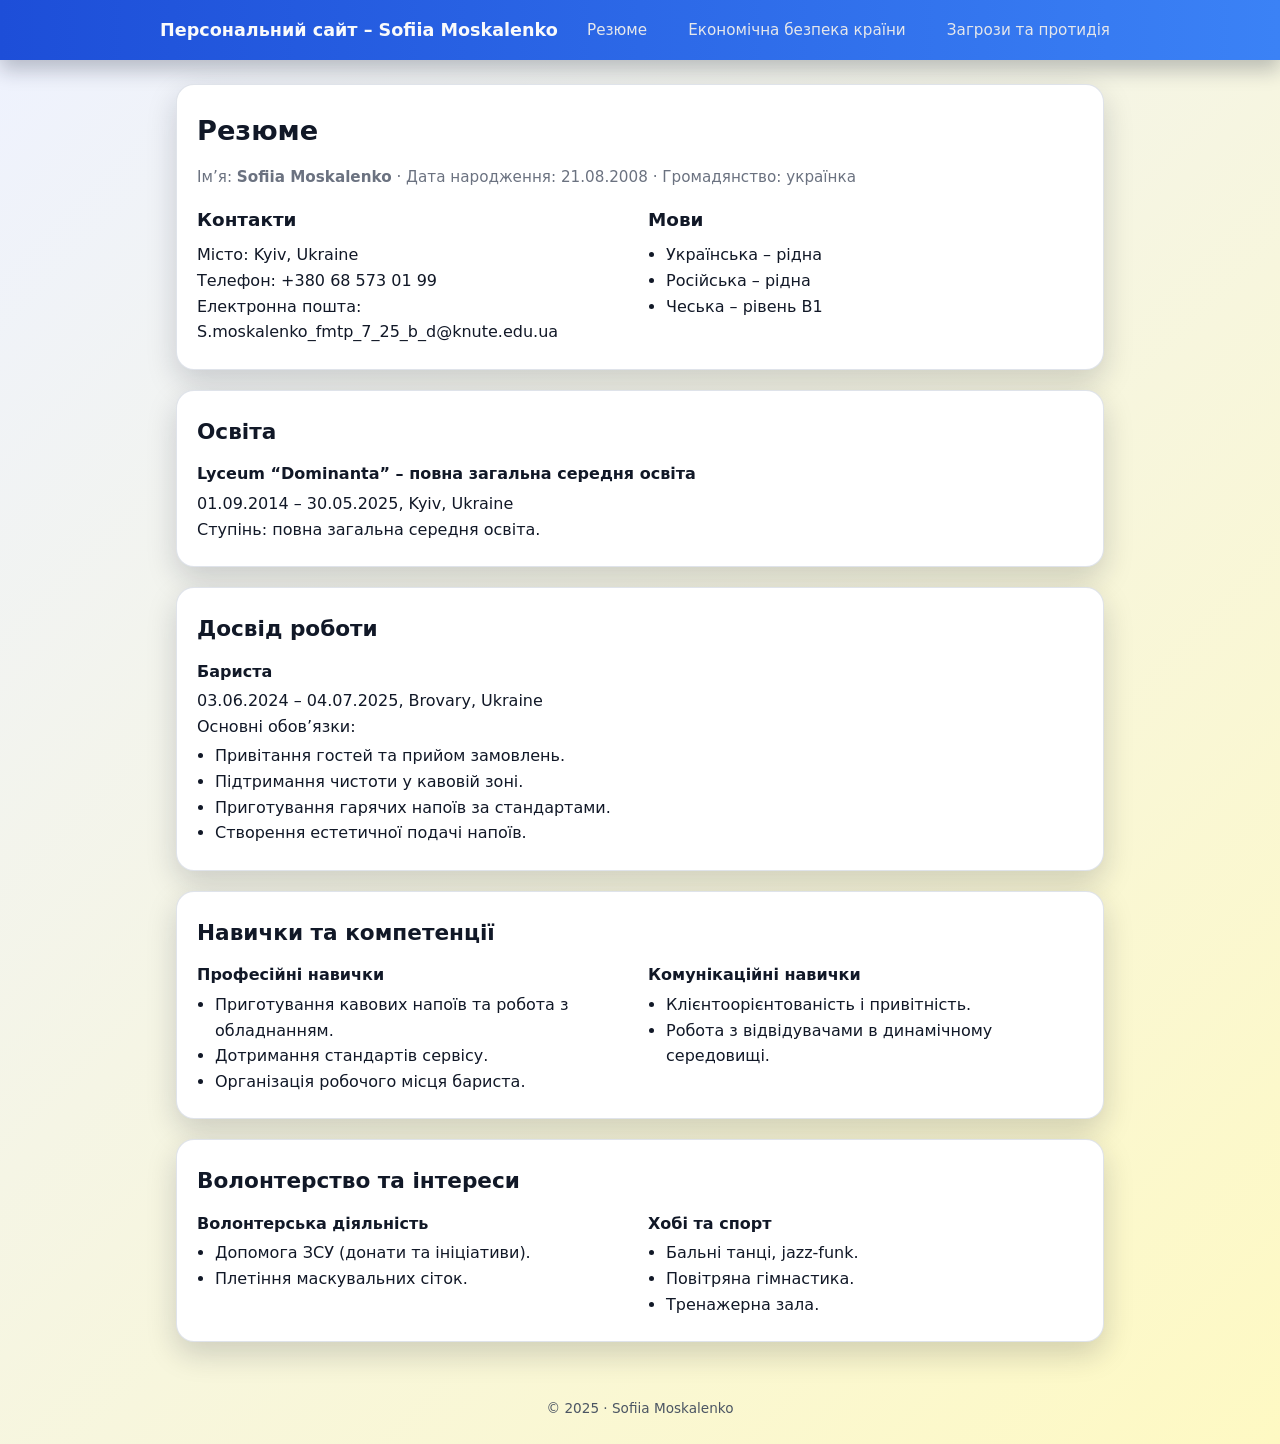
<file: index.html>
<!DOCTYPE html>
<html lang="uk">
<head>
  <meta charset="UTF-8">
  <title>Резюме – Sofiia Moskalenko</title>
  <link rel="stylesheet" href="styles.css">
</head>
<body>
<header>
  <div class="navbar">
    <div class="navbar-title">Персональний сайт – Sofiia Moskalenko</div>
    <nav class="navbar-links">
      <a href="index.html">Резюме</a>
      <a href="economy.html">Економічна безпека країни</a>
      <a href="threats.html">Загрози та протидія</a>
    </nav>
  </div>
</header>

<main>
  <section class="card">
    <h1>Резюме</h1>
    <p class="subtitle">
      Ім’я: <span class="highlight">Sofiia Moskalenko</span> · Дата народження: 21.08.2008 · Громадянство: українка
    </p>

    <div class="info-grid">
      <div>
        <div class="section-title">Контакти</div>
        <p>
          Місто: Kyiv, Ukraine<br>
          Телефон: +380 68 573 01 99<br>
          Електронна пошта: S.moskalenko_fmtp_7_25_b_d@knute.edu.ua
        </p>
      </div>

      <div>
        <div class="section-title">Мови</div>
        <ul>
          <li>Українська – рідна</li>
          <li>Російська – рідна</li>
          <li>Чеська – рівень B1</li>
        </ul>
      </div>
    </div>
  </section>

  <section class="card">
    <h2>Освіта</h2>
    <div class="info-grid">
      <div>
        <div class="info-item-title">Lyceum “Dominanta” – повна загальна середня освіта</div>
        <p>
          01.09.2014 – 30.05.2025, Kyiv, Ukraine<br>
          Ступінь: повна загальна середня освіта.
        </p>
      </div>
    </div>
  </section>

  <section class="card">
    <h2>Досвід роботи</h2>
    <div class="info-grid">
      <div>
        <div class="info-item-title">Бариста</div>
        <p>
          03.06.2024 – 04.07.2025, Brovary, Ukraine<br>
          Основні обов’язки:
        </p>
        <ul>
          <li>Привітання гостей та прийом замовлень.</li>
          <li>Підтримання чистоти у кавовій зоні.</li>
          <li>Приготування гарячих напоїв за стандартами.</li>
          <li>Створення естетичної подачі напоїв.</li>
        </ul>
      </div>
    </div>
  </section>

  <section class="card">
    <h2>Навички та компетенції</h2>
    <div class="info-grid">
      <div>
        <div class="info-item-title">Професійні навички</div>
        <ul>
          <li>Приготування кавових напоїв та робота з обладнанням.</li>
          <li>Дотримання стандартів сервісу.</li>
          <li>Організація робочого місця бариста.</li>
        </ul>
      </div>
      <div>
        <div class="info-item-title">Комунікаційні навички</div>
        <ul>
          <li>Клієнтоорієнтованість і привітність.</li>
          <li>Робота з відвідувачами в динамічному середовищі.</li>
        </ul>
      </div>
    </div>
  </section>

  <section class="card">
    <h2>Волонтерство та інтереси</h2>
    <div class="info-grid">
      <div>
        <div class="info-item-title">Волонтерська діяльність</div>
        <ul>
          <li>Допомога ЗСУ (донати та ініціативи).</li>
          <li>Плетіння маскувальних сіток.</li>
        </ul>
      </div>
      <div>
        <div class="info-item-title">Хобі та спорт</div>
        <ul>
          <li>Бальні танці, jazz-funk.</li>
          <li>Повітряна гімнастика.</li>
          <li>Тренажерна зала.</li>
        </ul>
      </div>
    </div>
  </section>
</main>

<footer>
  © 2025 · Sofiia Moskalenko
</footer>
</body>
</html>
</file>
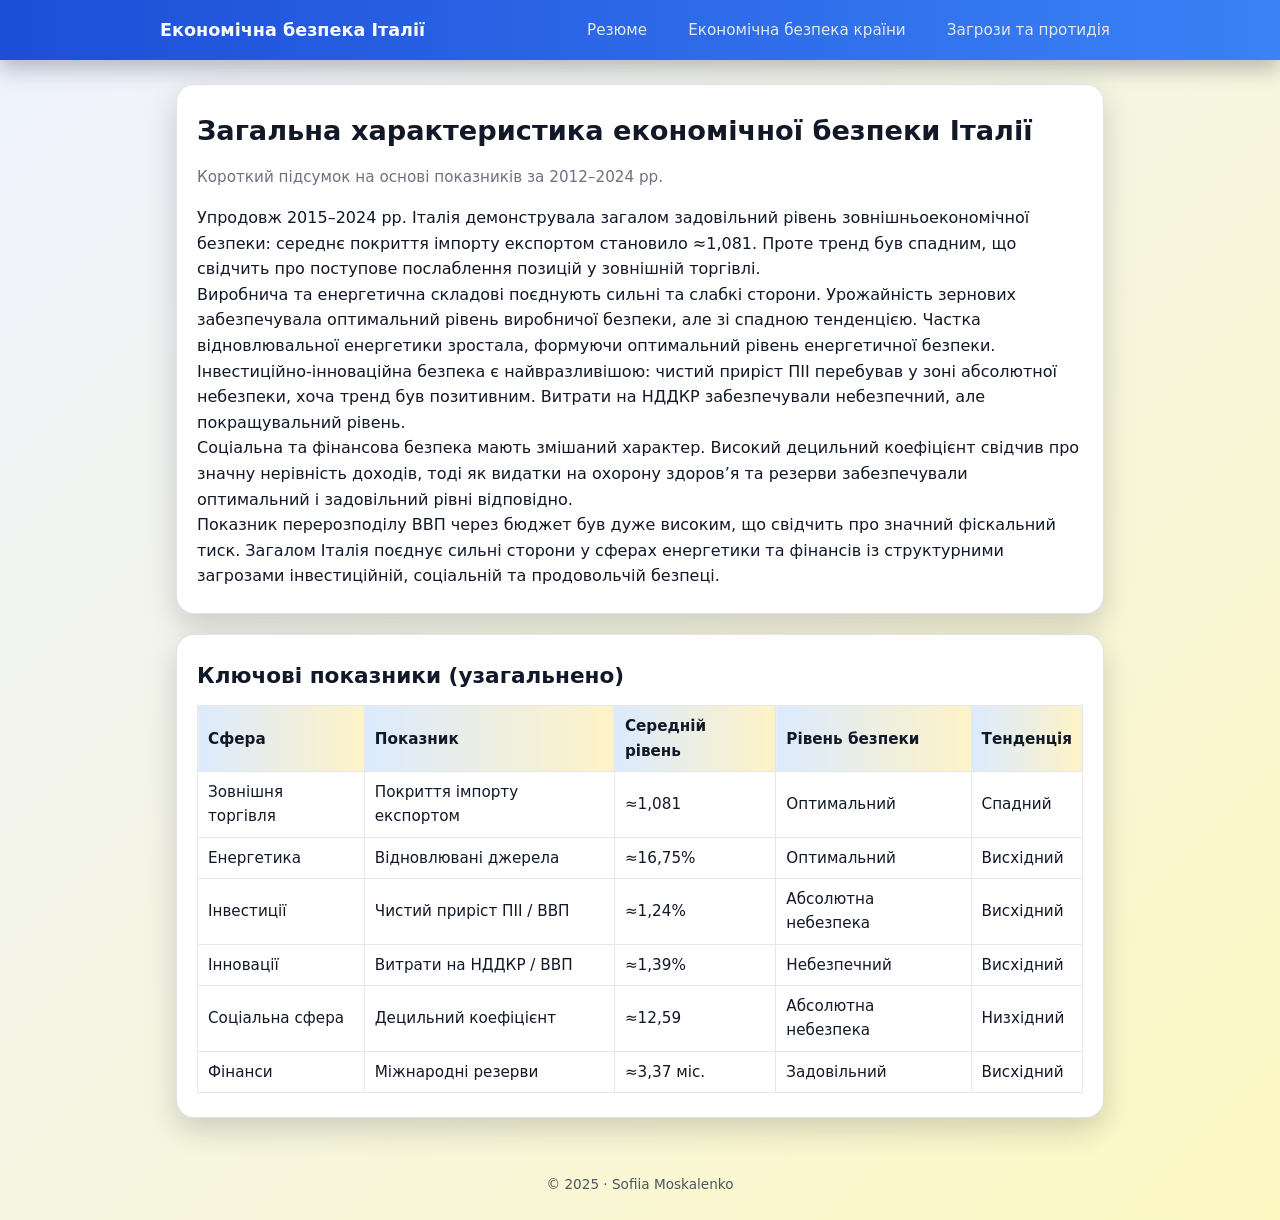
<file: economy.html>
<!DOCTYPE html>
<html lang="uk">
<head>
  <meta charset="UTF-8">
  <title>Економічна безпека країни – Італія</title>
  <link rel="stylesheet" href="styles.css">
</head>
<body>
<header>
  <div class="navbar">
    <div class="navbar-title">Економічна безпека Італії</div>
    <nav class="navbar-links">
      <a href="index.html">Резюме</a>
      <a href="economy.html">Економічна безпека країни</a>
      <a href="threats.html">Загрози та протидія</a>
    </nav>
  </div>
</header>

<main>
  <section class="card">
    <h1>Загальна характеристика економічної безпеки Італії</h1>
    <p class="subtitle">Короткий підсумок на основі показників за 2012–2024 рр.</p>

    <p>
      Упродовж 2015–2024 рр. Італія демонструвала загалом задовільний рівень зовнішньоекономічної безпеки:
      середнє покриття імпорту експортом становило ≈1,081. Проте тренд був спадним, що свідчить про поступове послаблення
      позицій у зовнішній торгівлі.
    </p>

    <p>
      Виробнича та енергетична складові поєднують сильні та слабкі сторони. Урожайність зернових забезпечувала оптимальний рівень
      виробничої безпеки, але зі спадною тенденцією. Частка відновлювальної енергетики зростала, формуючи оптимальний рівень
      енергетичної безпеки.
    </p>

    <p>
      Інвестиційно-інноваційна безпека є найвразливішою: чистий приріст ПІІ перебував у зоні абсолютної небезпеки, хоча тренд був
      позитивним. Витрати на НДДКР забезпечували небезпечний, але покращувальний рівень.
    </p>

    <p>
      Соціальна та фінансова безпека мають змішаний характер. Високий децильний коефіцієнт свідчив про значну нерівність доходів,
      тоді як видатки на охорону здоров’я та резерви забезпечували оптимальний і задовільний рівні відповідно.
    </p>

    <p>
      Показник перерозподілу ВВП через бюджет був дуже високим, що свідчить про значний фіскальний тиск. Загалом Італія поєднує
      сильні сторони у сферах енергетики та фінансів із структурними загрозами інвестиційній, соціальній та продовольчій безпеці.
    </p>
  </section>

  <section class="card">
    <h2>Ключові показники (узагальнено)</h2>
    <table>
      <thead>
        <tr>
          <th>Сфера</th>
          <th>Показник</th>
          <th>Середній рівень</th>
          <th>Рівень безпеки</th>
          <th>Тенденція</th>
        </tr>
      </thead>
      <tbody>
        <tr>
          <td>Зовнішня торгівля</td>
          <td>Покриття імпорту експортом</td>
          <td>≈1,081</td>
          <td>Оптимальний</td>
          <td>Спадний</td>
        </tr>
        <tr>
          <td>Енергетика</td>
          <td>Відновлювані джерела</td>
          <td>≈16,75%</td>
          <td>Оптимальний</td>
          <td>Висхідний</td>
        </tr>
        <tr>
          <td>Інвестиції</td>
          <td>Чистий приріст ПІІ / ВВП</td>
          <td>≈1,24%</td>
          <td>Абсолютна небезпека</td>
          <td>Висхідний</td>
        </tr>
        <tr>
          <td>Інновації</td>
          <td>Витрати на НДДКР / ВВП</td>
          <td>≈1,39%</td>
          <td>Небезпечний</td>
          <td>Висхідний</td>
        </tr>
        <tr>
          <td>Соціальна сфера</td>
          <td>Децильний коефіцієнт</td>
          <td>≈12,59</td>
          <td>Абсолютна небезпека</td>
          <td>Низхідний</td>
        </tr>
        <tr>
          <td>Фінанси</td>
          <td>Міжнародні резерви</td>
          <td>≈3,37 міс.</td>
          <td>Задовільний</td>
          <td>Висхідний</td>
        </tr>
      </tbody>
    </table>
  </section>
</main>

<footer>
  © 2025 · Sofiia Moskalenko
</footer>
</body>
</html>
</file>
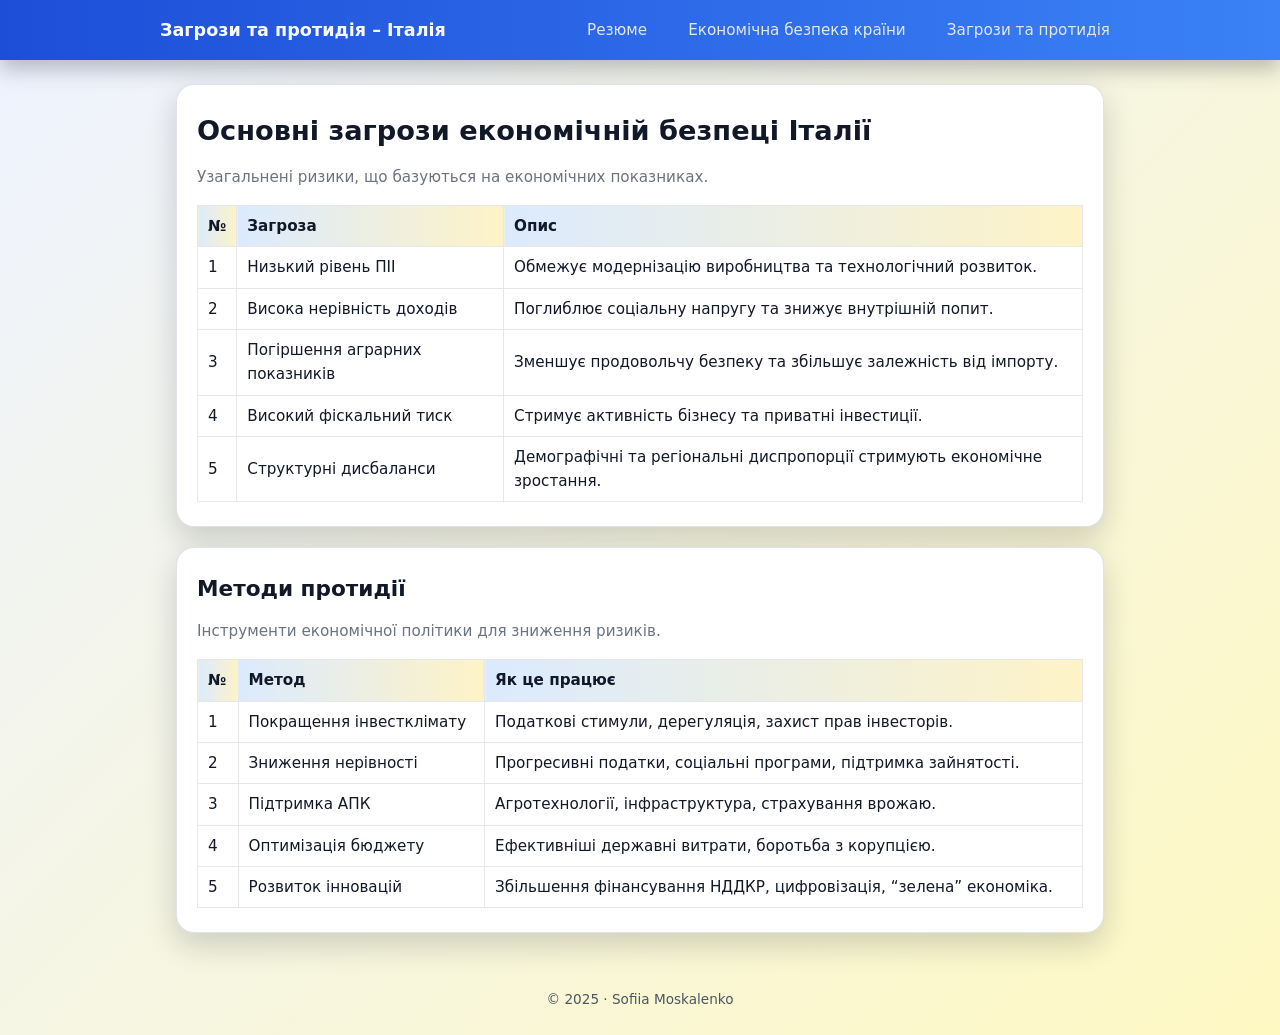
<file: threats.html>
<!DOCTYPE html>
<html lang="uk">
<head>
  <meta charset="UTF-8">
  <title>Загрози та протидія – Італія</title>
  <link rel="stylesheet" href="styles.css">
</head>
<body>
<header>
  <div class="navbar">
    <div class="navbar-title">Загрози та протидія – Італія</div>
    <nav class="navbar-links">
      <a href="index.html">Резюме</a>
      <a href="economy.html">Економічна безпека країни</a>
      <a href="threats.html">Загрози та протидія</a>
    </nav>
  </div>
</header>

<main>
  <section class="card">
    <h1>Основні загрози економічній безпеці Італії</h1>
    <p class="subtitle">Узагальнені ризики, що базуються на економічних показниках.</p>

    <table>
      <thead>
        <tr>
          <th>№</th>
          <th>Загроза</th>
          <th>Опис</th>
        </tr>
      </thead>
      <tbody>
        <tr>
          <td>1</td>
          <td>Низький рівень ПІІ</td>
          <td>Обмежує модернізацію виробництва та технологічний розвиток.</td>
        </tr>
        <tr>
          <td>2</td>
          <td>Висока нерівність доходів</td>
          <td>Поглиблює соціальну напругу та знижує внутрішній попит.</td>
        </tr>
        <tr>
          <td>3</td>
          <td>Погіршення аграрних показників</td>
          <td>Зменшує продовольчу безпеку та збільшує залежність від імпорту.</td>
        </tr>
        <tr>
          <td>4</td>
          <td>Високий фіскальний тиск</td>
          <td>Стримує активність бізнесу та приватні інвестиції.</td>
        </tr>
        <tr>
          <td>5</td>
          <td>Структурні дисбаланси</td>
          <td>Демографічні та регіональні диспропорції стримують економічне зростання.</td>
        </tr>
      </tbody>
    </table>
  </section>

  <section class="card">
    <h2>Методи протидії</h2>
    <p class="subtitle">Інструменти економічної політики для зниження ризиків.</p>

    <table>
      <thead>
        <tr>
          <th>№</th>
          <th>Метод</th>
          <th>Як це працює</th>
        </tr>
      </thead>
      <tbody>
        <tr>
          <td>1</td>
          <td>Покращення інвестклімату</td>
          <td>Податкові стимули, дерегуляція, захист прав інвесторів.</td>
        </tr>
        <tr>
          <td>2</td>
          <td>Зниження нерівності</td>
          <td>Прогресивні податки, соціальні програми, підтримка зайнятості.</td>
        </tr>
        <tr>
          <td>3</td>
          <td>Підтримка АПК</td>
          <td>Агротехнології, інфраструктура, страхування врожаю.</td>
        </tr>
        <tr>
          <td>4</td>
          <td>Оптимізація бюджету</td>
          <td>Ефективніші державні витрати, боротьба з корупцією.</td>
        </tr>
        <tr>
          <td>5</td>
          <td>Розвиток інновацій</td>
          <td>Збільшення фінансування НДДКР, цифровізація, “зелена” економіка.</td>
        </tr>
      </tbody>
    </table>
  </section>
</main>

<footer>
  © 2025 · Sofiia Moskalenko
</footer>
</body>
</html>
</file>
<file: styles.css>
* {
  box-sizing: border-box;
  margin: 0;
  padding: 0;
}

body {
  font-family: system-ui, -apple-system, BlinkMacSystemFont, "Segoe UI", sans-serif;
  background: linear-gradient(135deg, #eef2ff, #fef9c3);
  color: #111827;
  line-height: 1.6;
}

header {
  background: linear-gradient(90deg, #1d4ed8, #3b82f6);
  color: #f9fafb;
  padding: 16px 24px;
  box-shadow: 0 10px 20px rgba(15, 23, 42, 0.25);
}

.navbar {
  max-width: 960px;
  margin: 0 auto;
  display: flex;
  align-items: center;
  justify-content: space-between;
}

.navbar-title {
  font-size: 1.1rem;
  font-weight: 600;
}

.navbar-links a {
  color: #e5e7eb;
  text-decoration: none;
  margin-left: 16px;
  font-size: 0.95rem;
  padding: 6px 10px;
  border-radius: 999px;
  transition: background-color 0.2s ease, color 0.2s ease;
}

.navbar-links a:hover {
  background-color: #facc15;
  color: #1f2933;
}

main {
  max-width: 960px;
  margin: 24px auto 40px;
  padding: 0 16px;
}

.card {
  background-color: #ffffff;
  border-radius: 18px;
  padding: 24px 20px;
  box-shadow: 0 12px 30px rgba(15, 23, 42, 0.18);
  border: 1px solid rgba(148, 163, 184, 0.3);
}

.card + .card {
  margin-top: 20px;
}

.card h1, .card h2, .card h3 {
  margin-bottom: 12px;
  color: #111827;
}

.card h1 { font-size: 1.7rem; }
.card h2 { font-size: 1.35rem; }
.card h3 { font-size: 1.1rem; }

.section-title {
  font-size: 1.15rem;
  font-weight: 600;
  margin-bottom: 8px;
}

.subtitle {
  color: #6b7280;
  font-size: 0.95rem;
  margin-bottom: 16px;
}

.info-grid {
  display: grid;
  grid-template-columns: repeat(auto-fit, minmax(260px, 1fr));
  gap: 16px;
  margin-top: 8px;
}

.info-item-title {
  font-weight: 600;
  margin-bottom: 4px;
}

ul {
  margin-left: 18px;
  margin-top: 4px;
}

table {
  width: 100%;
  border-collapse: collapse;
  margin-top: 8px;
  background-color: #ffffff;
}

th, td {
  border: 1px solid #e5e7eb;
  padding: 8px 10px;
  font-size: 0.95rem;
}

th {
  background: linear-gradient(90deg, #dbeafe, #fef3c7);
  text-align: left;
}

.highlight {
  font-weight: 600;
}

footer {
  text-align: center;
  padding: 16px 0 24px;
  font-size: 0.85rem;
  color: #4b5563;
}
</file>
